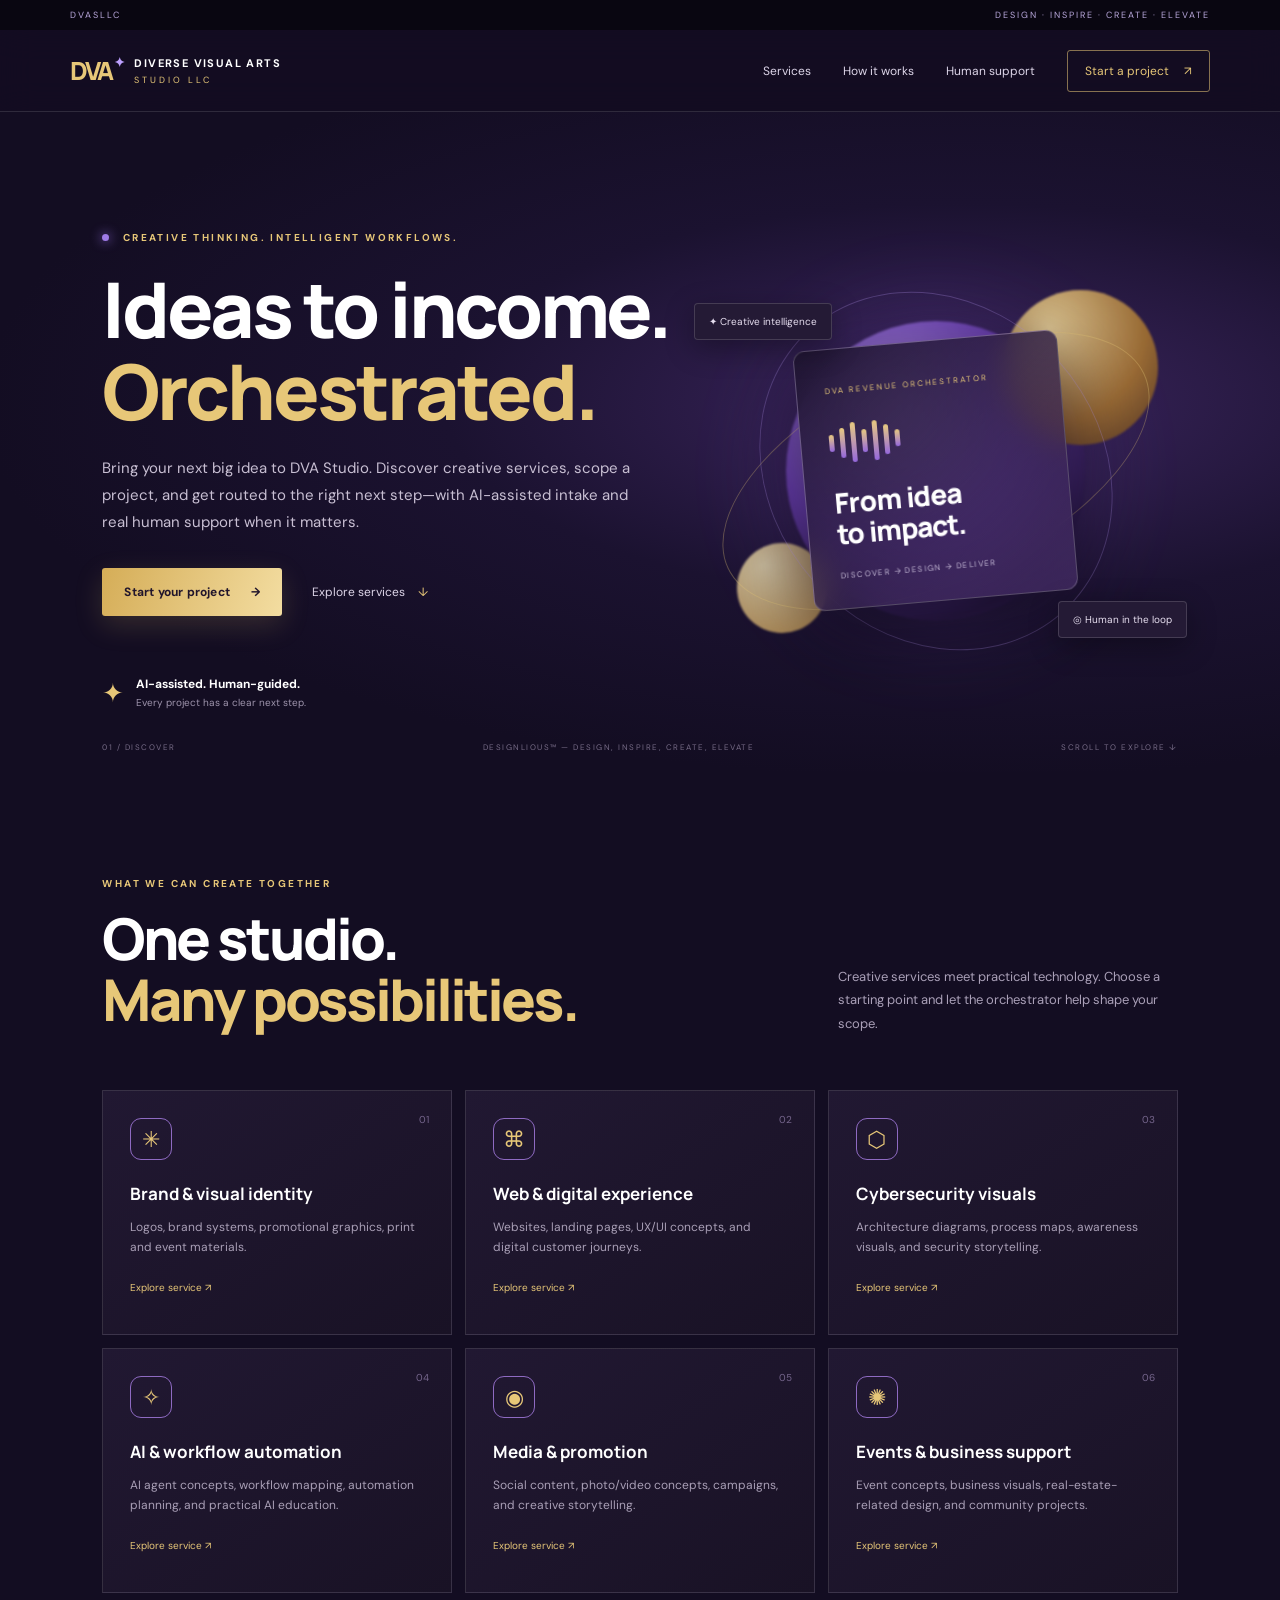
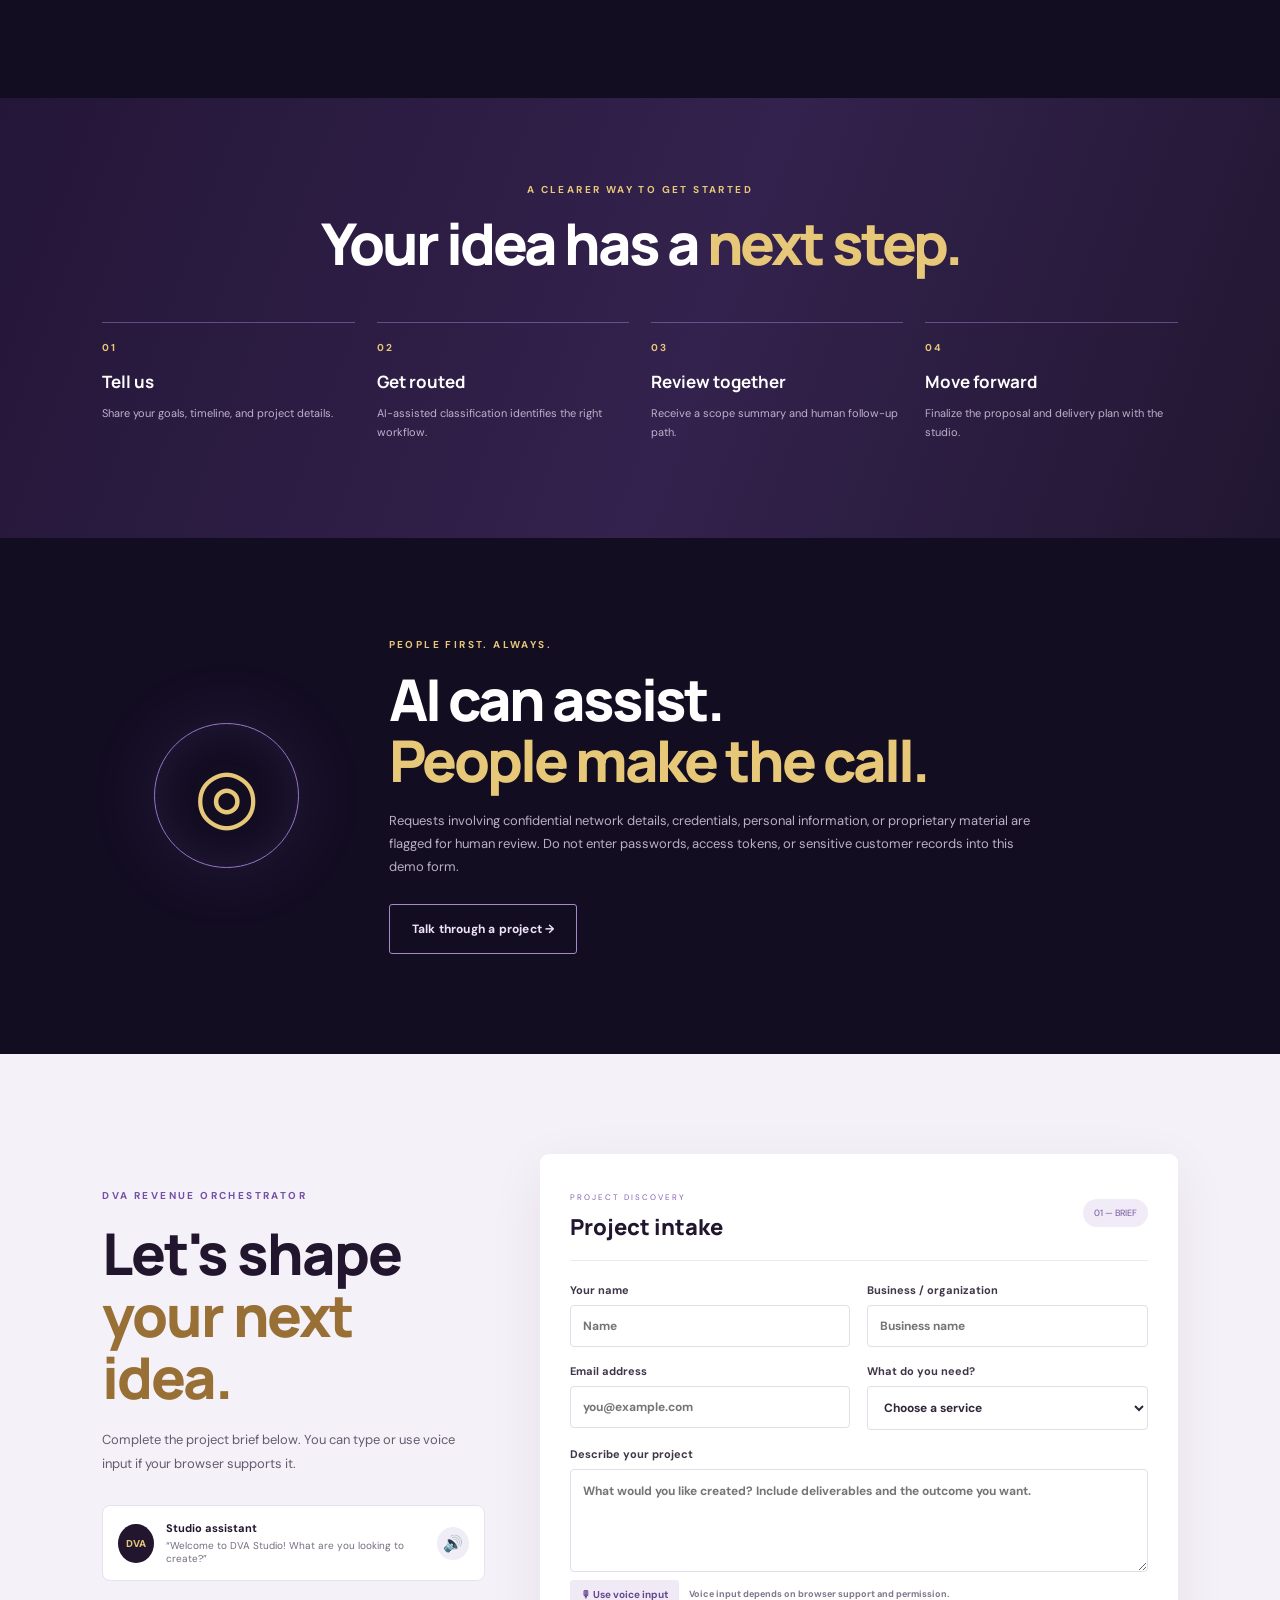
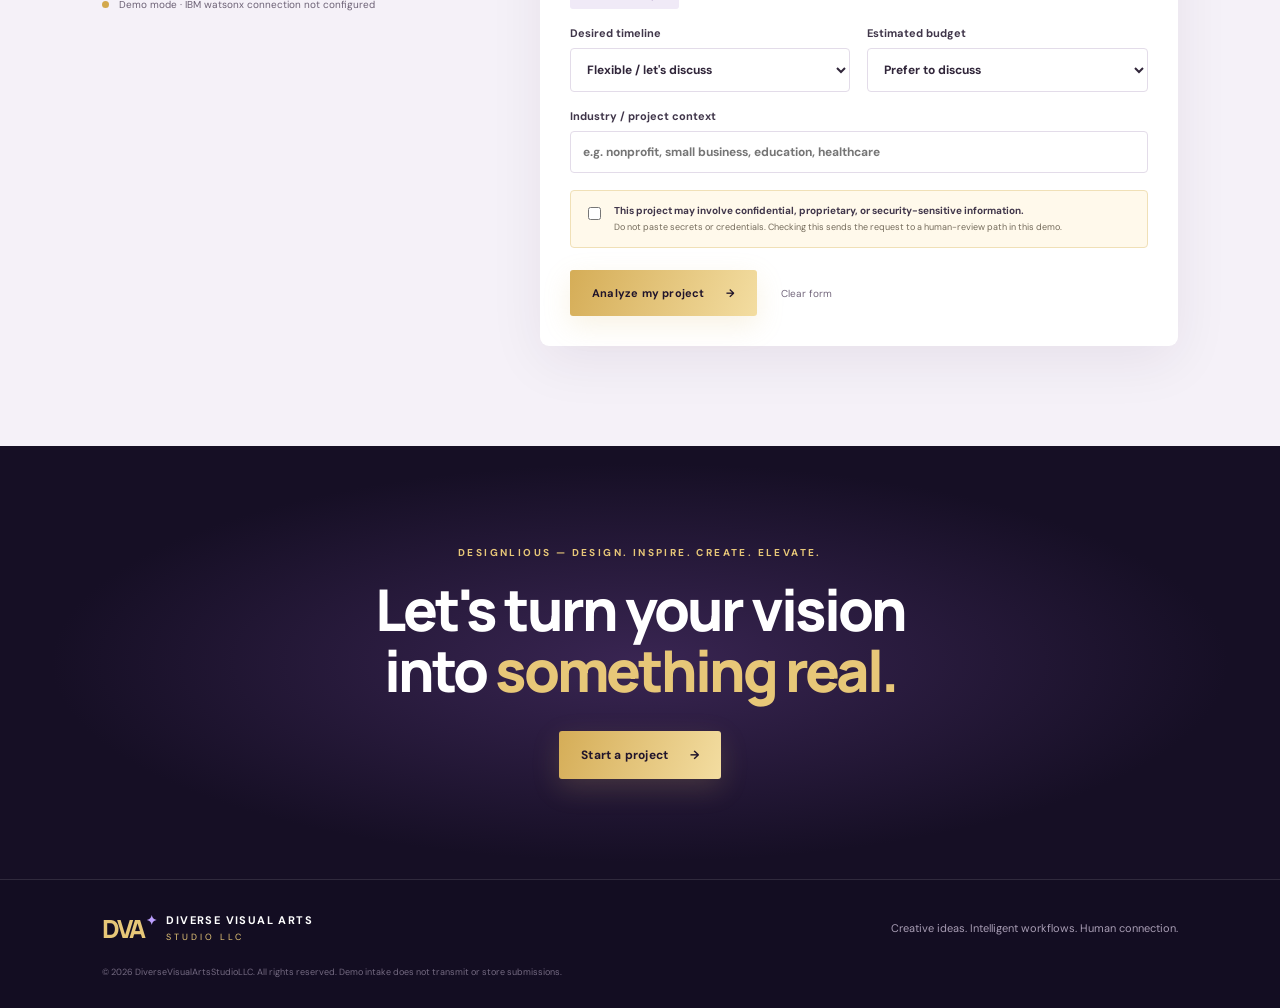
<file: revenue-orchestrator/index.html>
<!doctype html>
<html lang="en">
<head>
  <meta charset="utf-8">
  <meta name="viewport" content="width=device-width, initial-scale=1">
  <meta name="theme-color" content="#130d22">
  <meta name="description" content="DiverseVisualArtsStudioLLC — creative services, AI workflows, cybersecurity visuals, and human-guided project intake.">
  <title>DVA Revenue Orchestrator | DiverseVisualArtsStudioLLC</title>
  <link rel="stylesheet" href="./styles.css">
</head>
<body>
  <div class="topline"><span>DVASLLC</span><span>DESIGN · INSPIRE · CREATE · ELEVATE</span></div>
  <header class="site-header">
    <a class="brand" href="#home" aria-label="DVA Studio home"><span class="brand-mark">DVA<span>✦</span></span><span><b>DIVERSE VISUAL ARTS</b><small>STUDIO LLC</small></span></a>
    <nav aria-label="Main navigation"><a href="#services">Services</a><a href="#how">How it works</a><a href="#human">Human support</a><button class="nav-cta" data-open-app>Start a project <span>↗</span></button></nav>
  </header>

  <main id="home">
    <section class="hero">
      <div class="hero-copy">
        <div class="eyebrow"><i></i> CREATIVE THINKING. INTELLIGENT WORKFLOWS.</div>
        <h1>Ideas to income.<br><em>Orchestrated.</em></h1>
        <p class="hero-lead">Bring your next big idea to DVA Studio. Discover creative services, scope a project, and get routed to the right next step—with AI-assisted intake and real human support when it matters.</p>
        <div class="hero-actions"><button class="button button-gold" data-open-app>Start your project <span>→</span></button><a class="text-link" href="#services">Explore services <span>↓</span></a></div>
        <div class="hero-proof"><span class="proof-icon">✦</span><span><b>AI-assisted. Human-guided.</b><small>Every project has a clear next step.</small></span></div>
      </div>
      <div class="hero-art" aria-label="Abstract gold and purple creative workflow artwork">
        <div class="orb orb-one"></div><div class="orb orb-two"></div><div class="orb orb-three"></div>
        <div class="orbit orbit-one"></div><div class="orbit orbit-two"></div>
        <div class="glass-card card-main"><span class="mini-label">DVA REVENUE ORCHESTRATOR</span><div class="pulse-line"><i></i><i></i><i></i><i></i><i></i><i></i><i></i></div><strong>From idea<br>to impact.</strong><small>DISCOVER → DESIGN → DELIVER</small></div>
        <div class="float-chip chip-top">✦ Creative intelligence</div><div class="float-chip chip-bottom">◎ Human in the loop</div>
      </div>
      <div class="hero-foot"><span>01 / DISCOVER</span><span>DESIGNLIOUS™ — DESIGN, INSPIRE, CREATE, ELEVATE</span><span>SCROLL TO EXPLORE ↓</span></div>
    </section>

    <section class="section services" id="services">
      <div class="section-heading"><div><div class="eyebrow">WHAT WE CAN CREATE TOGETHER</div><h2>One studio.<br><em>Many possibilities.</em></h2></div><p>Creative services meet practical technology. Choose a starting point and let the orchestrator help shape your scope.</p></div>
      <div class="service-grid">
        <article class="service-card"><span class="service-num">01</span><div class="service-icon">✳</div><h3>Brand & visual identity</h3><p>Logos, brand systems, promotional graphics, print and event materials.</p><button data-service="Branding & graphic design">Explore service ↗</button></article>
        <article class="service-card"><span class="service-num">02</span><div class="service-icon">⌘</div><h3>Web & digital experience</h3><p>Websites, landing pages, UX/UI concepts, and digital customer journeys.</p><button data-service="Website & UX/UI design">Explore service ↗</button></article>
        <article class="service-card"><span class="service-num">03</span><div class="service-icon">⬡</div><h3>Cybersecurity visuals</h3><p>Architecture diagrams, process maps, awareness visuals, and security storytelling.</p><button data-service="Cybersecurity visual diagrams">Explore service ↗</button></article>
        <article class="service-card"><span class="service-num">04</span><div class="service-icon">✧</div><h3>AI & workflow automation</h3><p>AI agent concepts, workflow mapping, automation planning, and practical AI education.</p><button data-service="AI automation & agent concepts">Explore service ↗</button></article>
        <article class="service-card"><span class="service-num">05</span><div class="service-icon">◉</div><h3>Media & promotion</h3><p>Social content, photo/video concepts, campaigns, and creative storytelling.</p><button data-service="Media & digital marketing">Explore service ↗</button></article>
        <article class="service-card"><span class="service-num">06</span><div class="service-icon">✺</div><h3>Events & business support</h3><p>Event concepts, business visuals, real-estate-related design, and community projects.</p><button data-service="Event & business support">Explore service ↗</button></article>
      </div>
    </section>

    <section class="workflow-band" id="how"><div class="eyebrow">A CLEARER WAY TO GET STARTED</div><h2>Your idea has a <em>next step.</em></h2><div class="steps"><div><b>01</b><strong>Tell us</strong><p>Share your goals, timeline, and project details.</p></div><div><b>02</b><strong>Get routed</strong><p>AI-assisted classification identifies the right workflow.</p></div><div><b>03</b><strong>Review together</strong><p>Receive a scope summary and human follow-up path.</p></div><div><b>04</b><strong>Move forward</strong><p>Finalize the proposal and delivery plan with the studio.</p></div></div></section>

    <section class="human-section" id="human"><div class="human-symbol">◎</div><div><div class="eyebrow">PEOPLE FIRST. ALWAYS.</div><h2>AI can assist.<br><em>People make the call.</em></h2><p>Requests involving confidential network details, credentials, personal information, or proprietary material are flagged for human review. Do not enter passwords, access tokens, or sensitive customer records into this demo form.</p><button class="button button-outline" data-open-app>Talk through a project →</button></div></section>

    <section class="app-section" id="app">
      <div class="app-intro"><div class="eyebrow">DVA REVENUE ORCHESTRATOR</div><h2>Let's shape<br><em>your next idea.</em></h2><p>Complete the project brief below. You can type or use voice input if your browser supports it.</p><div class="assistant-note"><span class="assistant-avatar">DVA</span><span><b>Studio assistant</b><small>“Welcome to DVA Studio! What are you looking to create?”</small></span><button id="speakWelcome" class="icon-button" aria-label="Read welcome message">🔊</button></div><div class="integration-status"><span class="status-dot"></span> Demo mode · IBM watsonx connection not configured</div></div>
      <div class="intake-panel">
        <div class="panel-top"><div><span class="panel-kicker">PROJECT DISCOVERY</span><h3>Project intake</h3></div><span class="step-pill">01 — BRIEF</span></div>
        <form id="intakeForm">
          <div class="form-grid">
            <label>Your name<input name="name" autocomplete="name" required placeholder="Name"></label>
            <label>Business / organization<input name="business" autocomplete="organization" placeholder="Business name"></label>
            <label>Email address<input name="email" type="email" autocomplete="email" required placeholder="you@example.com"></label>
            <label>What do you need?
              <select name="service" id="service" required><option value="">Choose a service</option><option>Branding & graphic design</option><option>Website & UX/UI design</option><option>Cybersecurity visual diagrams</option><option>AI automation & agent concepts</option><option>Media & digital marketing</option><option>Event & business support</option><option>Not sure yet — help me decide</option></select>
            </label>
            <label class="full">Describe your project<textarea name="scope" id="scope" rows="4" required placeholder="What would you like created? Include deliverables and the outcome you want."></textarea><span class="voice-row"><button type="button" class="voice-button" id="voiceInput">🎙 Use voice input</button><small id="voiceStatus">Voice input depends on browser support and permission.</small></span></label>
            <label>Desired timeline<select name="timeline"><option>Flexible / let's discuss</option><option>Within 1 week</option><option>Within 2–4 weeks</option><option>Within 1–3 months</option><option>Specific date to be discussed</option></select></label>
            <label>Estimated budget<select name="budget"><option>Prefer to discuss</option><option>Under $250</option><option>$250–$500</option><option>$500–$1,000</option><option>$1,000–$2,500</option><option>$2,500+</option></select></label>
            <label class="full">Industry / project context<input name="industry" placeholder="e.g. nonprofit, small business, education, healthcare"></label>
            <label class="full sensitive-check"><input type="checkbox" name="sensitive" id="sensitive"><span><b>This project may involve confidential, proprietary, or security-sensitive information.</b><small>Do not paste secrets or credentials. Checking this sends the request to a human-review path in this demo.</small></span></label>
          </div>
          <div class="form-actions"><button type="submit" class="button button-gold">Analyze my project <span>→</span></button><button type="reset" class="reset-button">Clear form</button></div>
        </form>
        <div id="result" class="result-card" hidden aria-live="polite"></div>
      </div>
    </section>

    <section class="closing"><div class="eyebrow">DESIGNLIOUS — DESIGN. INSPIRE. CREATE. ELEVATE.</div><h2>Let's turn your vision<br>into <em>something real.</em></h2><button class="button button-gold" data-open-app>Start a project <span>→</span></button></section>
  </main>
  <footer><a class="brand" href="#home"><span class="brand-mark">DVA<span>✦</span></span><span><b>DIVERSE VISUAL ARTS</b><small>STUDIO LLC</small></span></a><p>Creative ideas. Intelligent workflows. Human connection.</p><small>© <span id="year"></span> DiverseVisualArtsStudioLLC. All rights reserved. Demo intake does not transmit or store submissions.</small></footer>
  <script src="./app.js"></script>
</body>
</html>
</file>
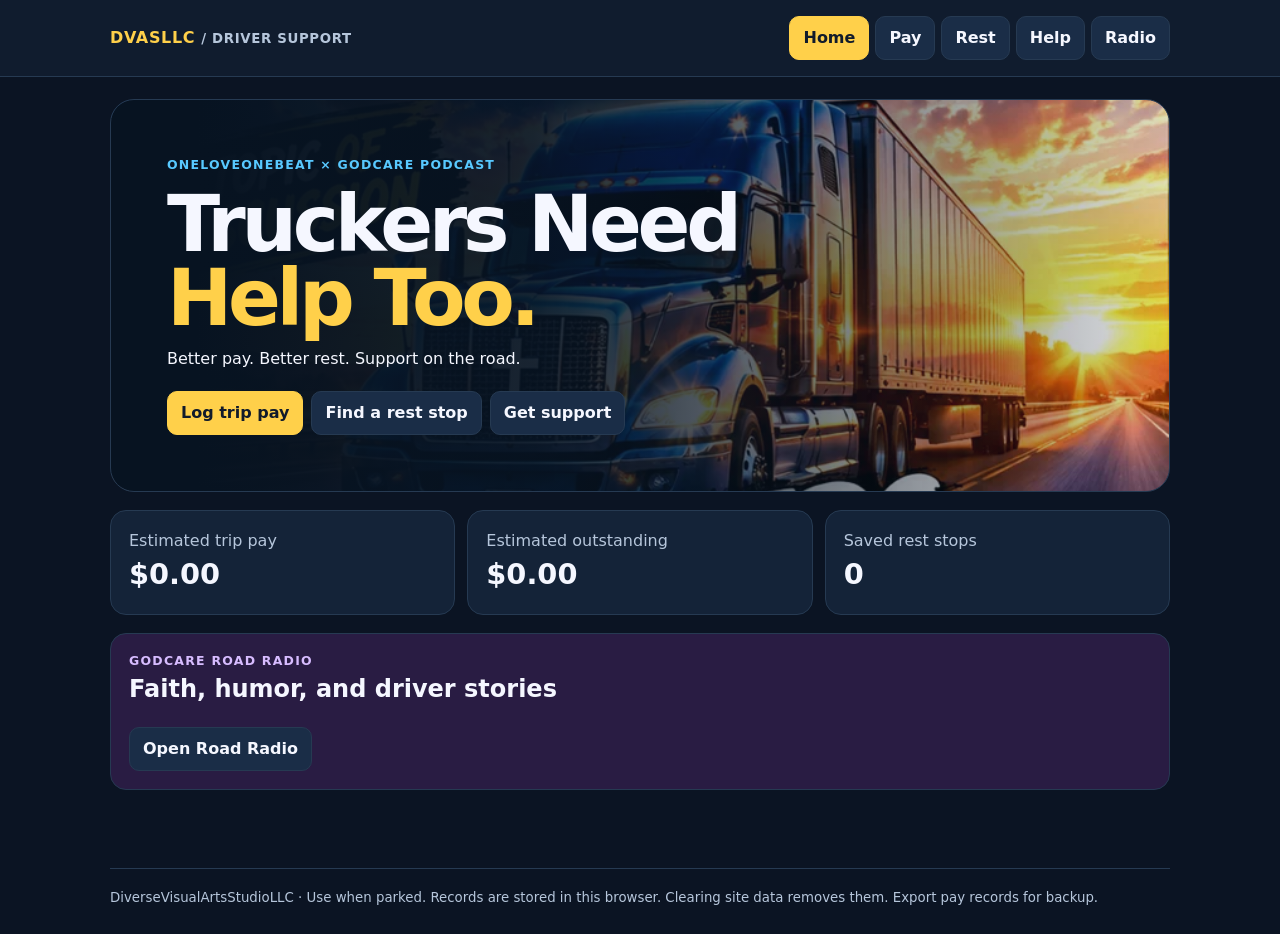
<file: truckers/index.html>
<!doctype html><html lang="en"><meta charset="utf-8"><meta name="viewport" content="width=device-width,initial-scale=1"><meta name="theme-color" content="#0b1423"><title>Truckers Need Help Too | DVASLLC</title>
<style>
:root{--poster:url([data-uri]);color-scheme:dark;--ink:#f5f7ff;--muted:#b6c6db;--blue:#58c9ff;--gold:#ffd04a;--line:#263a52;--card:#142338}*{box-sizing:border-box}body{margin:0;background:#0b1423;color:var(--ink);font:16px/1.5 system-ui,sans-serif}main,header>div,footer{width:min(1060px,calc(100% - 32px));margin:auto}header{border-bottom:1px solid var(--line);background:#101c2e}header>div{display:flex;align-items:center;justify-content:space-between;gap:12px;padding:16px 0;flex-wrap:wrap}.brand{font-weight:900;color:var(--gold);letter-spacing:.04em}.muted,small{color:var(--muted)}nav{display:flex;gap:6px;flex-wrap:wrap}button,a,input,select,textarea{font:inherit}button,.button{cursor:pointer;min-height:44px;border:1px solid var(--line);background:#1a2d47;color:var(--ink);border-radius:10px;padding:8px 13px;font-weight:700;display:inline-flex;align-items:center;text-decoration:none}button:hover,.button:hover{border-color:var(--blue)}button[aria-current=page],.primary{background:var(--gold);color:#111b2b;border-color:var(--gold)}:focus-visible{outline:3px solid var(--blue);outline-offset:3px}main{padding:22px 0}.hero{min-height:370px;border:1px solid var(--line);border-radius:24px;padding:clamp(24px,5vw,56px);display:grid;align-content:center;background:linear-gradient(90deg,#071321 8%,#071321ec 40%,#07132120 100%),var(--poster) 75% center/cover}.hero h1{font-size:clamp(42px,8vw,78px);line-height:.95;margin:12px 0;letter-spacing:-.055em;max-width:680px}.hero h1 span{color:var(--gold)}.eyebrow{color:var(--blue);font-weight:800;letter-spacing:.1em;font-size:.78rem}.hero p{margin:0 0 20px}.actions{display:flex;gap:8px;flex-wrap:wrap}.grid{display:grid;grid-template-columns:repeat(auto-fit,minmax(min(240px,100%),1fr));gap:12px;margin:18px 0}.card,form{background:var(--card);border:1px solid var(--line);border-radius:16px;padding:18px}.card h2,.card h3{margin-top:0}.stat strong{display:block;font-size:1.8rem}.stat{color:var(--muted)}.stat strong{color:var(--ink)}a{color:var(--blue)}.radio{background:#291c43}.radio .eyebrow{color:#d7bcff}form{margin-bottom:16px}form .grid{margin:12px 0}label{display:grid;gap:4px;color:var(--muted);font-weight:650}input,select,textarea{width:100%;min-height:44px;color:var(--ink);background:#0d1a2b;border:1px solid #526984;border-radius:8px;padding:8px}ul.records{padding:0;list-style:none}.records li{background:var(--card);padding:14px;border:1px solid var(--line);border-radius:12px;margin:8px 0;overflow-wrap:anywhere}.records .actions{margin-top:8px}footer{border-top:1px solid var(--line);padding:16px 0 25px}#notice{min-height:24px;color:var(--gold)}[hidden]{display:none!important}@media(max-width:560px){.hero{min-height:420px;background-image:linear-gradient(0deg,#071321 9%,#071321b5 56%,#07132114),var(--poster);background-position:63% center;align-content:end}header nav{width:100%}nav button{flex:1;padding-inline:7px}.hero h1{font-size:46px}}
</style>
<header><div><span class="brand">DVASLLC <small> / DRIVER SUPPORT</small></span><nav aria-label="App navigation"><button data-go="home">Home</button><button data-go="pay">Pay</button><button data-go="rest">Rest</button><button data-go="help">Help</button><button data-go="radio">Radio</button></nav></div></header>
<main><section id="home"><div class="hero"><div class="eyebrow">ONELOVEONEBEAT × GODCARE PODCAST</div><h1>Truckers Need<br><span>Help Too.</span></h1><p>Better pay. Better rest. Support on the road.</p><div class="actions"><button class="primary" data-go="pay">Log trip pay</button><button data-go="rest">Find a rest stop</button><button data-go="help">Get support</button></div></div><div class="grid"><div class="card stat">Estimated trip pay<strong id="earned">$0.00</strong></div><div class="card stat">Estimated outstanding<strong id="owed">$0.00</strong></div><div class="card stat">Saved rest stops<strong id="stopsCount">0</strong></div></div><div class="card radio"><div class="eyebrow">GODCARE ROAD RADIO</div><h2>Faith, humor, and driver stories</h2><button data-go="radio">Open Road Radio</button></div></section>
<section id="pay" hidden><h1>Pay &amp; Benefits</h1><p class="muted">Log trip estimates, compare payments, and export your records for a payroll or raise conversation.</p><form id="trips"><h2>Log trip pay</h2><div class="grid"><label>Trip or load name<input required name="title" maxlength="100"></label><label>Trip date<input required name="date" type="date"></label><label>Miles<input name="miles" type="number" min="0" max="100000" step=".01"></label><label>Rate per mile ($)<input name="rate" type="number" min="0" max="1000" step=".001"></label><label>Detention hours<input name="hours" type="number" min="0" max="1000" step=".01"></label><label>Detention rate per hour ($)<input name="hourRate" type="number" min="0" max="10000" step=".01"></label><label>Reimbursements ($)<input name="reimburse" type="number" min="0" max="1000000" step=".01"></label><label>Amount received ($)<input name="paid" type="number" min="0" max="1000000" step=".01"></label></div><label>Notes and paperwork reference<textarea name="notes" maxlength="500"></textarea></label><p class="actions"><button class="primary">Save trip</button><button type="button" data-cancel hidden>Cancel edit</button></p></form><div class="actions"><button id="export">Export pay CSV</button><button data-go="help">Benefits contacts</button></div><ul class="records" id="tripList"></ul></section>
<section id="rest" hidden><h1>Rest &amp; Hotels</h1><div class="grid"><article class="card"><h2>Truck parking</h2><a href="https://ops.fhwa.dot.gov/Freight/infrastructure/truck_parking/index.htm">FHWA truck parking resources</a></article><article class="card"><h2>Find truck stops or hotels</h2><a href="https://www.google.com/maps/search/truck+stops+near+me/">Search nearby truck stops</a><br><a href="https://www.google.com/maps/search/hotels+with+truck+parking/">Search hotels with truck parking</a><p class="muted">Call ahead to confirm rig access, amenities, and current availability.</p></article></div><form id="stops"><h2>Save a rest stop</h2><div class="grid"><label>Stop or hotel<input required name="title" maxlength="100"></label><label>Address or exit<input required name="location" maxlength="150"></label><label>Phone<input type="tel" name="phone" maxlength="35"></label><label>Parking last confirmed<input type="date" name="date"></label></div><label>Amenities and notes<textarea name="notes" maxlength="500" placeholder="Semi parking, showers, laundry, food"></textarea></label><p class="actions"><button class="primary">Save stop</button><button type="button" data-cancel hidden>Cancel edit</button></p></form><ul class="records" id="stopList"></ul></section>
<section id="help" hidden><h1>Health &amp; Support</h1><div class="grid"><article class="card"><h2>Medical care</h2><a href="https://findahealthcenter.hrsa.gov/">Find a health center</a><p class="muted">Call ahead about hours, coverage, and parking.</p></article><article class="card"><h2>Stress &amp; family</h2><a href="https://www.findsupport.gov/">Find emotional health support</a><p class="muted">Save a trusted family or assistance contact below.</p></article><article class="card"><h2>Maintenance &amp; safety</h2><a href="https://www.fmcsa.dot.gov/safety">FMCSA safety resources</a><p class="muted">Save your fleet maintenance and roadside contacts for quick access.</p></article></div><form id="contacts"><h2>Save a benefits or support contact</h2><div class="grid"><label>Name<input required name="title" maxlength="100"></label><label>Category<select name="category"><option>Benefits / insurance</option><option>Family</option><option>Medical / wellness</option><option>Maintenance / roadside</option></select></label><label>Phone<input required type="tel" name="phone" maxlength="35"></label></div><p class="actions"><button class="primary">Save contact</button><button type="button" data-cancel hidden>Cancel edit</button></p></form><ul class="records" id="contactList"></ul></section>
<section id="radio" hidden><h1>GODCARE Road Radio</h1><div class="grid"><article class="card radio"><h2>Faith on the road</h2><blockquote>“Bear ye one another’s burdens, and so fulfil the law of Christ.”</blockquote><p>Galatians 6:2 KJV</p><details><summary>Prayer for the road</summary><p>Lord, give each driver patience, a safe place to rest, and the support they need. Bring them home in peace. Amen.</p></details></article><article class="card radio"><h2>Clean comedy &amp; driver stories</h2><p>Why did the trucker bring a pencil to the loading dock? Because the delivery had to be drawn out.</p><a href="https://www.youtube.com/results?search_query=OneLoveOneBeat+GODCARE+Podcast">Search GODCARE on YouTube</a><br><a href="https://www.tiktok.com/search?q=OneLoveOneBeat%20GodCare">Search OneLoveOneBeat on TikTok</a></article></div></section>
<p id="notice" role="status"></p></main><footer><small>DiverseVisualArtsStudioLLC · Use when parked. Records are stored in this browser. Clearing site data removes them. Export pay records for backup.</small></footer>
<script>
'use strict';
const key='dva-truckers-v1', money=new Intl.NumberFormat('en-US',{style:'currency',currency:'USD'});
const sections=['home','pay','rest','help','radio'];
let data={trips:[],stops:[],contacts:[]};
const byId=id=>document.getElementById(id);
const say=message=>{byId('notice').textContent=message;};
try{const saved=JSON.parse(localStorage.getItem(key));for(const list of Object.keys(data)){if(Array.isArray(saved?.[list]))data[list]=saved[list];}}catch{say('Saved records could not be loaded.');}
function save(list,records){
  const next={...data,[list]:records};
  try{localStorage.setItem(key,JSON.stringify(next));}catch{say('Could not save on this device. Check browser storage settings.');return false;}
  data=next; render(); return true;
}
function navigate(){
  const current=location.hash.slice(1);
  const active=sections.includes(current)?current:'home';
  for(const id of sections)byId(id).hidden=id!==active;
  for(const button of document.querySelectorAll('nav [data-go]')){
    if(button.dataset.go===active)button.setAttribute('aria-current','page');else button.removeAttribute('aria-current');
  }
}
document.addEventListener('click',event=>{
  const link=event.target.closest('[data-go]');
  if(link){location.hash=link.dataset.go;window.scrollTo(0,0);}
});
window.addEventListener('hashchange',navigate);
const cents=value=>Math.round((Number(value)||0)*100);
function estimate(record){return cents(record.miles*record.rate)+cents(record.hours*record.hourRate)+cents(record.reimburse);}
const dollars=value=>money.format(value/100);
const lists={trips:'tripList',stops:'stopList',contacts:'contactList'};
function recordInfo(list,r){
  if(list==='trips')return [r.date,dollars(estimate(r))+' estimated',dollars(cents(r.paid))+' received',r.notes].filter(Boolean).join(' · ');
  if(list==='stops')return [r.location,r.date?'Parking confirmed '+r.date:'Parking unconfirmed',r.notes].filter(Boolean).join(' · ');
  return r.category;
}
function reset(form){form.reset();delete form.dataset.edit;form.querySelector('[data-cancel]').hidden=true;}
function render(){
  byId('earned').textContent=dollars(data.trips.reduce((sum,row)=>sum+estimate(row),0));
  byId('owed').textContent=dollars(data.trips.reduce((sum,row)=>sum+Math.max(0,estimate(row)-cents(row.paid)),0));
  byId('stopsCount').textContent=data.stops.length;
  for(const [list,id] of Object.entries(lists)){
    const target=byId(id), form=byId(list);target.replaceChildren();
    if(!data[list].length){const empty=document.createElement('li');empty.textContent='No saved records yet.';target.append(empty);}
    for(const row of data[list]){
      const item=document.createElement('li'),title=document.createElement('strong'),detail=document.createElement('div'),actions=document.createElement('div');
      title.textContent=row.title;detail.textContent=recordInfo(list,row);actions.className='actions';item.append(title,detail,actions);
      const phone=(row.phone||'').replace(/[^\d+]/g,'');
      if(phone&&/^\+?\d{3,}$/.test(phone)){const call=document.createElement('a');call.className='button';call.href='tel:'+phone;call.textContent='Call '+row.phone;actions.append(call);}
      for(const action of ['Edit','Delete']){
        const button=document.createElement('button');button.textContent=action;
        button.addEventListener('click',()=>{
          if(action==='Edit'){
            for(const input of form.querySelectorAll('[name]'))input.value=row[input.name]??'';
            form.dataset.edit=row.id;form.querySelector('[data-cancel]').hidden=false;form.querySelector('input').focus();
          }else if(confirm('Delete this record?')&&save(list,data[list].filter(candidate=>candidate.id!==row.id))){
            if(form.dataset.edit===row.id)reset(form);say('Record deleted.');
          }
        });actions.append(button);
      }
      target.append(item);
    }
  }
}
for(const list of Object.keys(lists)){
  const form=byId(list);
  form.querySelector('[data-cancel]').onclick=()=>reset(form);
  form.addEventListener('submit',event=>{
    event.preventDefault();
    const payload=Object.fromEntries([...new FormData(form)].map(([k,v])=>[k,v.trim()]));
    if(!payload.title||(list==='stops'&&!payload.location)||(list==='contacts'&&!/^\+?\d{3,}$/.test(payload.phone.replace(/[^\d+]/g,'')))){say('Enter the required details.');return;}
    if(list==='trips'&&!['miles','hours','reimburse','paid'].some(field=>Number(payload[field])>0)){say('Enter mileage, detention, reimbursements, or a payment.');return;}
    const row={...payload,id:form.dataset.edit||crypto.randomUUID()};
    const rows=form.dataset.edit?data[list].map(item=>item.id===row.id?row:item):[row,...data[list]];
    if(save(list,rows)){reset(form);say('Record saved on this device.');}
  });
}
byId('export').onclick=()=>{
  if(!data.trips.length){say('Log a trip before exporting.');return;}
  const cell=value=>{const raw=String(value??'');return '"'+(/^[\s]*[=+\-@]|^[\t\r\n]/.test(raw)?"'"+raw:raw).replaceAll('"','""')+'"';};
  const rows=[['Trip','Date','Miles','Rate per mile','Detention hours','Detention hourly rate','Reimbursements','Estimated USD','Received USD','Outstanding USD','Notes'],...data.trips.map(r=>[r.title,r.date,r.miles,r.rate,r.hours,r.hourRate,r.reimburse,(estimate(r)/100).toFixed(2),(cents(r.paid)/100).toFixed(2),(Math.max(0,estimate(r)-cents(r.paid))/100).toFixed(2),r.notes])];
  const url=URL.createObjectURL(new Blob([rows.map(row=>row.map(cell).join(',')).join('\r\n')],{type:'text/csv;charset=utf-8'}));
  const download=document.createElement('a');download.href=url;download.download='trucker-pay.csv';download.click();setTimeout(()=>URL.revokeObjectURL(url),1000);
};
navigate();render();
if('serviceWorker' in navigator)navigator.serviceWorker.register('./sw.js').catch(()=>say('Offline setup was unavailable in this browser.'));
</script></html>
</file>
<file: revenue-orchestrator/styles.css>
@import url('https://fonts.googleapis.com/css2?family=DM+Sans:wght@400;500;600;700&family=Manrope:wght@400;500;600;700;800&display=swap');
:root{--ink:#130d22;--ink2:#1d1530;--purple:#8f63dc;--purple2:#bda0ff;--gold:#e7c778;--cream:#f8f5ef;--muted:#b9b0c9;--line:rgba(255,255,255,.12);--white:#fff}
*{box-sizing:border-box}html{scroll-behavior:smooth}body{margin:0;background:var(--ink);color:var(--white);font-family:'DM Sans',sans-serif}button,a,input,select,textarea{font:inherit}button{cursor:pointer}.topline{height:30px;padding:0 5.5%;display:flex;justify-content:space-between;align-items:center;background:#090611;color:#b9a8dc;font-size:9px;letter-spacing:2px}.site-header{height:82px;padding:0 5.5%;display:flex;align-items:center;justify-content:space-between;border-bottom:1px solid var(--line);background:rgba(19,13,34,.95);position:sticky;top:0;z-index:20;backdrop-filter:blur(16px)}.brand{display:flex;align-items:center;gap:11px;color:#fff;text-decoration:none;font-size:11px;letter-spacing:1.4px}.brand b,.brand small{display:block}.brand small{font-size:9px;color:var(--gold);letter-spacing:3px;margin-top:4px}.brand-mark{font:800 25px Manrope;color:var(--gold);letter-spacing:-2px}.brand-mark span{font-size:13px;color:var(--purple2);vertical-align:top;margin-left:2px}.site-header nav{display:flex;align-items:center;gap:32px}.site-header nav a,.text-link{color:#ddd5e8;text-decoration:none;font-size:12px}.nav-cta{background:transparent;border:1px solid rgba(231,199,120,.55);color:var(--gold);border-radius:3px;padding:12px 17px;font-size:12px}.nav-cta span{margin-left:12px}.hero{min-height:660px;padding:95px 8% 38px;position:relative;display:grid;grid-template-columns:1.1fr .9fr;align-items:center;overflow:hidden;background:radial-gradient(ellipse at 75% 44%,#3b255e 0%,#1b1230 38%,#130d22 72%)}.hero-copy{max-width:650px;z-index:2}.eyebrow{font-size:10px;letter-spacing:2.4px;color:var(--gold);font-weight:700}.eyebrow i{display:inline-block;width:7px;height:7px;background:#9f7be7;border-radius:50%;margin-right:9px;box-shadow:0 0 12px #a57bff}.hero h1,.section h2,.workflow-band h2,.human-section h2,.closing h2{font:800 clamp(48px,6vw,78px)/1.06 Manrope;letter-spacing:-3px;margin:24px 0}.hero h1 em,.section h2 em,.workflow-band h2 em,.human-section h2 em,.closing h2 em{font-style:normal;color:var(--gold)}.hero-lead{color:#c8bfd3;line-height:1.8;font-size:15px;max-width:550px}.hero-actions{display:flex;align-items:center;gap:30px;margin-top:32px}.button{border:0;border-radius:3px;padding:16px 22px;font-weight:700;font-size:12px;letter-spacing:.2px}.button span{margin-left:18px}.button-gold{color:#21152b;background:linear-gradient(110deg,#d5ad57,#f3dda1);box-shadow:0 9px 28px rgba(218,181,100,.18)}.button-gold:hover{filter:brightness(1.08);transform:translateY(-1px)}.text-link span{color:var(--gold);margin-left:10px}.hero-proof{display:flex;gap:12px;align-items:center;margin-top:60px}.proof-icon{color:var(--gold);font-size:26px}.hero-proof b,.hero-proof small{display:block}.hero-proof b{font-size:12px}.hero-proof small{color:#9f95ad;font-size:10px;margin-top:4px}.hero-art{height:440px;position:relative;display:flex;align-items:center;justify-content:center}.orb{position:absolute;border-radius:50%;filter:blur(1px)}.orb-one{width:300px;height:300px;background:radial-gradient(circle at 35% 30%,#c7a5ff,#7746c7 45%,#301b52 75%);opacity:.82;box-shadow:0 0 100px #7447ba66}.orb-two{width:155px;height:155px;background:radial-gradient(circle at 30% 25%,#f5dc9b,#a87531 60%,#54351d);right:4%;top:9%;opacity:.88}.orb-three{width:90px;height:90px;background:radial-gradient(circle at 30% 25%,#fff0bd,#d09e4b);left:9%;bottom:13%;opacity:.75}.orbit{position:absolute;border:1px solid rgba(231,199,120,.32);border-radius:50%;transform:rotate(-25deg)}.orbit-one{width:460px;height:220px}.orbit-two{width:380px;height:330px;transform:rotate(48deg);border-color:rgba(182,151,245,.28)}.glass-card{position:relative;width:265px;padding:28px;background:linear-gradient(140deg,rgba(30,20,48,.92),rgba(67,43,99,.72));border:1px solid rgba(255,255,255,.22);border-radius:12px;box-shadow:0 24px 80px #07040d99;backdrop-filter:blur(15px);transform:rotate(-5deg)}.mini-label,.panel-kicker{font-size:8px;letter-spacing:2px;color:var(--gold)}.pulse-line{height:45px;display:flex;align-items:center;gap:6px;margin:22px 0}.pulse-line i{width:5px;border-radius:8px;background:linear-gradient(#e9cb7f,#9568dd);height:17px}.pulse-line i:nth-child(2),.pulse-line i:nth-child(6){height:30px}.pulse-line i:nth-child(3),.pulse-line i:nth-child(5){height:40px}.pulse-line i:nth-child(4){height:23px}.glass-card strong{display:block;font:800 28px/1.12 Manrope;letter-spacing:-1px}.glass-card small{display:block;color:#c3b7d4;font-size:8px;letter-spacing:1.4px;margin-top:20px}.float-chip{position:absolute;background:#241a35;border:1px solid #ffffff26;padding:11px 14px;border-radius:4px;font-size:10px;color:#e7dff0;box-shadow:0 8px 30px #0005}.chip-top{top:12%;left:0}.chip-bottom{right:-2%;bottom:12%}.hero-foot{position:absolute;bottom:20px;left:8%;right:8%;display:flex;justify-content:space-between;color:#766b86;font-size:8px;letter-spacing:1.5px}.section{padding:105px 8%}.section-heading{display:flex;justify-content:space-between;align-items:end;margin-bottom:42px}.section h2,.human-section h2,.closing h2{font-size:clamp(38px,4.5vw,58px);margin:18px 0}.section-heading>p{max-width:340px;color:#aaa0b8;font-size:13px;line-height:1.8}.service-grid{display:grid;grid-template-columns:repeat(3,1fr);gap:13px}.service-card{min-height:245px;padding:27px;background:linear-gradient(145deg,#211832,#191225);border:1px solid var(--line);position:relative;transition:.2s}.service-card:hover{border-color:#9d7bce;transform:translateY(-3px)}.service-num{position:absolute;right:22px;top:22px;color:#76668d;font-size:10px}.service-icon{width:42px;height:42px;border:1px solid #8e6ac2;border-radius:11px;display:grid;place-items:center;color:var(--gold);font-size:22px}.service-card h3{font:700 17px Manrope;margin:22px 0 9px}.service-card p{font-size:12px;line-height:1.7;color:#a99fb6;min-height:42px}.service-card button{padding:0;border:0;background:none;color:var(--gold);font-size:10px;margin-top:10px}.workflow-band{padding:85px 8%;background:linear-gradient(110deg,#241638,#33224d 55%,#211631);text-align:center}.workflow-band h2{font-size:clamp(38px,4.5vw,58px);margin:17px 0 48px}.steps{display:grid;grid-template-columns:repeat(4,1fr);gap:22px;text-align:left}.steps>div{border-top:1px solid #b69aeb66;padding-top:18px}.steps b{display:block;color:var(--gold);font-size:10px;letter-spacing:2px;margin-bottom:16px}.steps strong{font:700 17px Manrope}.steps p{color:#bdb2cb;font-size:11px;line-height:1.7}.human-section{padding:100px 12%;display:grid;grid-template-columns:180px 1fr;gap:55px;align-items:center}.human-symbol{width:145px;height:145px;border:1px solid #9877c6;border-radius:50%;display:grid;place-items:center;color:var(--gold);font-size:75px;box-shadow:0 0 70px #9c6bd622,inset 0 0 40px #9c6bd622}.human-section p{max-width:650px;color:#b9b0c5;font-size:13px;line-height:1.8}.button-outline{background:transparent;border:1px solid #a58ac9;color:#eee5fa;margin-top:12px}.app-section{padding:100px 8%;display:grid;grid-template-columns:.75fr 1.25fr;gap:55px;background:#f5f1f8;color:#21162e}.app-intro{padding:35px 0}.app-intro .eyebrow{color:#7650a8}.app-intro h2{font:800 clamp(40px,4.5vw,58px)/1.08 Manrope;letter-spacing:-2px;margin:20px 0}.app-intro h2 em{font-style:normal;color:#986f35}.app-intro>p{font-size:13px;color:#655a70;line-height:1.8}.assistant-note{display:flex;align-items:center;gap:12px;padding:15px;background:white;border:1px solid #e7e0ed;border-radius:8px;margin-top:30px}.assistant-avatar{width:39px;height:39px;display:grid;place-items:center;background:#21162e;color:var(--gold);border-radius:50%;font-size:10px;font-weight:800}.assistant-note b,.assistant-note small{display:block}.assistant-note b{font-size:11px}.assistant-note small{font-size:10px;color:#766b80;margin-top:4px}.icon-button{margin-left:auto;border:0;background:#f1edf6;border-radius:50%;width:33px;height:33px}.integration-status{font-size:10px;color:#6c6175;margin-top:17px}.status-dot{display:inline-block;width:7px;height:7px;background:#d3a84c;border-radius:50%;margin-right:7px}.intake-panel{background:white;padding:30px;border-radius:9px;box-shadow:0 15px 55px #28123c12}.panel-top{display:flex;justify-content:space-between;align-items:center;border-bottom:1px solid #eee9f1;padding-bottom:18px;margin-bottom:22px}.panel-top h3{font:800 22px Manrope;margin:7px 0 0}.panel-kicker{color:#8661b2}.step-pill{font-size:9px;color:#73539b;background:#f1ebf8;padding:8px 11px;border-radius:30px}.form-grid{display:grid;grid-template-columns:1fr 1fr;gap:17px}.form-grid label{display:block;font-size:11px;font-weight:700;color:#40364a}.form-grid input:not([type=checkbox]),.form-grid select,.form-grid textarea{display:block;width:100%;margin-top:8px;border:1px solid #e3dce9;border-radius:4px;padding:12px;background:#fff;color:#31263a;font-size:12px;outline:none}.form-grid input:focus,.form-grid select:focus,.form-grid textarea:focus{border-color:#9c78c8;box-shadow:0 0 0 3px #9c78c81a}.form-grid textarea{resize:vertical;line-height:1.6}.full{grid-column:1/-1}.voice-row{display:flex;gap:10px;align-items:center;margin-top:8px}.voice-button{border:0;background:#f0eaf7;color:#67468e;padding:8px 11px;border-radius:3px;font-size:10px}.voice-row small{font-size:9px;color:#81768b}.sensitive-check{display:flex!important;gap:10px;align-items:flex-start;padding:13px;background:#fff9eb;border:1px solid #f0e0b7;border-radius:4px}.sensitive-check input{margin-top:3px;accent-color:#8054b1}.sensitive-check b,.sensitive-check small{display:block}.sensitive-check b{font-size:10px}.sensitive-check small{font-size:9px;font-weight:400;color:#746b5b;margin-top:4px;line-height:1.5}.form-actions{display:flex;align-items:center;gap:18px;margin-top:22px}.form-actions .button{font-size:11px}.reset-button{border:0;background:none;color:#74687d;font-size:10px}.result-card{margin-top:22px;padding:20px;border:1px solid #e4d9ef;background:#faf7fd;border-radius:5px;color:#31253d}.result-card h4{font:800 17px Manrope;margin:0 0 10px}.result-card p,.result-card li{font-size:11px;line-height:1.7;color:#62576b}.result-card .route-label{display:inline-block;padding:6px 9px;background:#eee5f8;color:#67458f;border-radius:3px;font-size:9px;font-weight:800;letter-spacing:.5px}.result-card .warning-label{background:#fff0cf;color:#8a5b0b}.result-actions{display:flex;gap:10px;flex-wrap:wrap;margin-top:14px}.result-actions button{border:1px solid #d8cce4;background:#fff;color:#60447f;padding:9px 12px;border-radius:3px;font-size:10px}.closing{text-align:center;padding:100px 20px;background:radial-gradient(ellipse at center,#392552,#160f25 65%)}.closing h2{margin:20px 0 30px}footer{padding:30px 8%;border-top:1px solid var(--line);display:flex;align-items:center;justify-content:space-between;gap:20px;flex-wrap:wrap}footer p{font-size:11px;color:#a89db4}footer>small{width:100%;color:#746a81;font-size:9px}
@media(max-width:850px){.site-header nav{gap:14px}.site-header nav a{display:none}.hero{grid-template-columns:1fr;padding-top:75px}.hero-art{height:340px;margin-top:15px}.hero-foot{font-size:7px}.section-heading{display:block}.section-heading>p{margin-top:20px}.service-grid{grid-template-columns:repeat(2,1fr)}.app-section{grid-template-columns:1fr;gap:15px}.app-intro{padding:0}.human-section{padding:75px 8%;grid-template-columns:100px 1fr;gap:25px}.human-symbol{width:95px;height:95px;font-size:50px}}
@media(max-width:560px){.topline{font-size:7px;letter-spacing:1px}.site-header{height:68px;padding:0 5%}.nav-cta{padding:10px 12px;font-size:10px}.hero{padding:65px 7% 60px;min-height:0}.hero h1{font-size:52px}.hero-art{height:300px;transform:scale(.9)}.hero-foot span:nth-child(2){display:none}.section{padding:75px 7%}.service-grid{grid-template-columns:1fr}.service-card{min-height:210px}.steps{grid-template-columns:1fr 1fr}.human-section{grid-template-columns:1fr;padding:70px 7%}.human-symbol{width:75px;height:75px;font-size:38px}.app-section{padding:70px 5%}.intake-panel{padding:20px 15px}.form-grid{grid-template-columns:1fr}.full{grid-column:auto}.form-actions{align-items:flex-start;flex-direction:column}.closing{padding:75px 18px}.closing h2{font-size:42px}footer{padding:28px 7%}}
</file>
